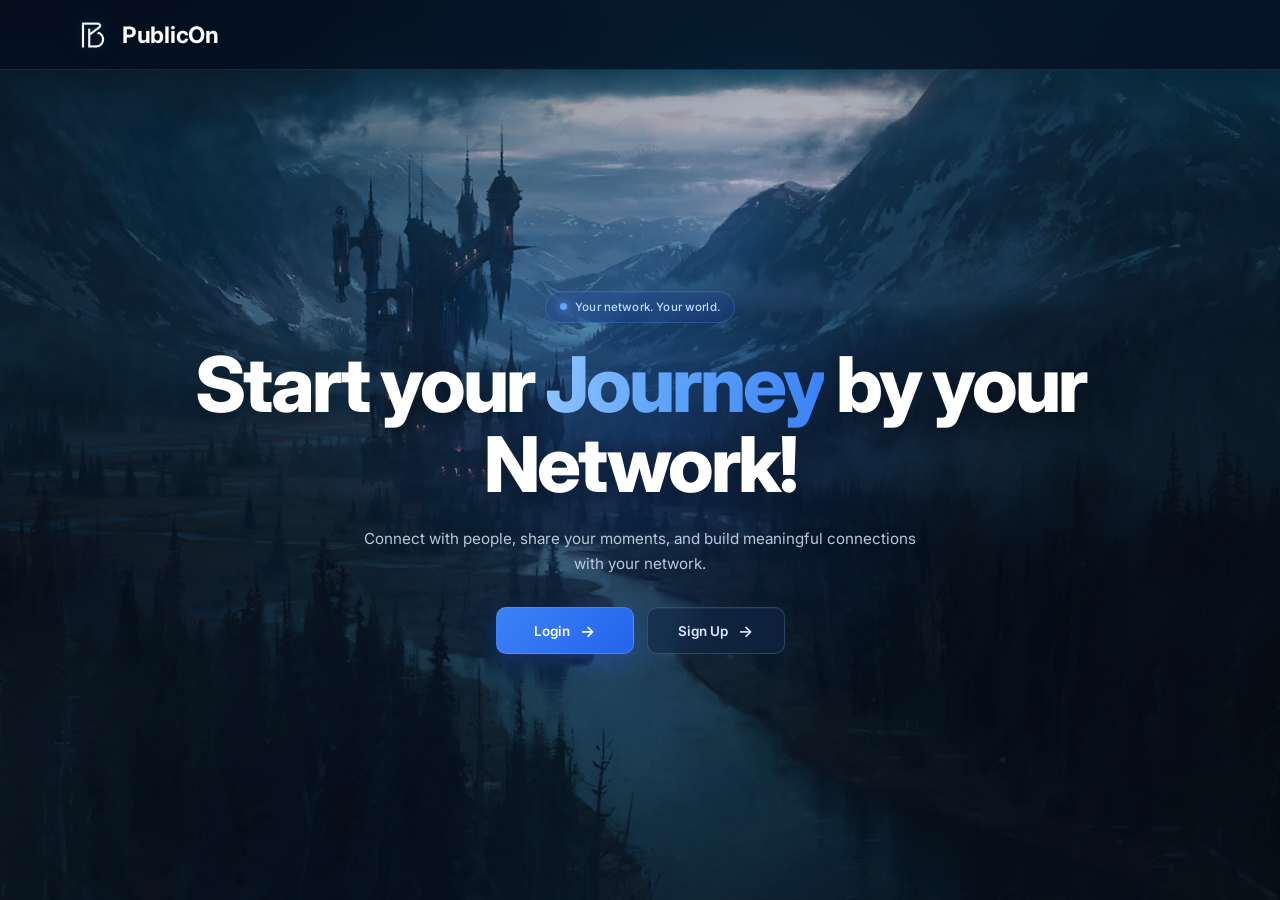
<file: src/main/webapp/index.html>
<!DOCTYPE html>
<html lang="en">
<head>
    <meta charset="UTF-8">
    <meta name="viewport" content="width=device-width, initial-scale=1.0">
    <title>PublicOn | Connect Your World</title>
    
    <link href="https://fonts.googleapis.com/css2?family=Inter:wght@300;400;500;600;700;800&display=swap" rel="stylesheet">
    <link rel="stylesheet" href="CSS/index.css">
</head>

<body>
    <nav class="navbar">
        <div class="logo-area">
            <img src="Images/PB.png" alt="PublicOn Logo">
            <h1>PublicOn</h1>
        </div>
    </nav>

    <main class="hero">
        <div class="hero-content">

            <div class="hero-badge">
                <span class="badge-dot"></span>
                Your network. Your world.
            </div>

            <h2>
                Start your
                <span>Journey</span>
                by your Network!
            </h2>

            <p class="hero-description">
                Connect with people, share your moments, and build
                meaningful connections with your network.
            </p>

            <div class="auth-buttons">
                <a href="UserAuthPages/login.html" class="auth-btn login-btn">
                    Login
                    <span class="arrow">→</span>
                </a>

                <a href="UserAuthPages/signup.html" class="auth-btn signup-btn">
                    Sign Up
                    <span class="arrow">→</span>
                </a>
            </div>

        </div>
    </main>
</body>


<script>
    function loadData() {
        fetch('${pageContext.request.contextPath}/your-servlet-endpoint', {
            method: 'GET',
            headers: {
                // This forces ngrok to skip the warning page
                'ngrok-skip-browser-warning': 'true' 
            }
        })
        .then(response => response.json())
        .then(data => {
            console.log("Data loaded:", data);
        });
    }
</script>

</html>
</file>
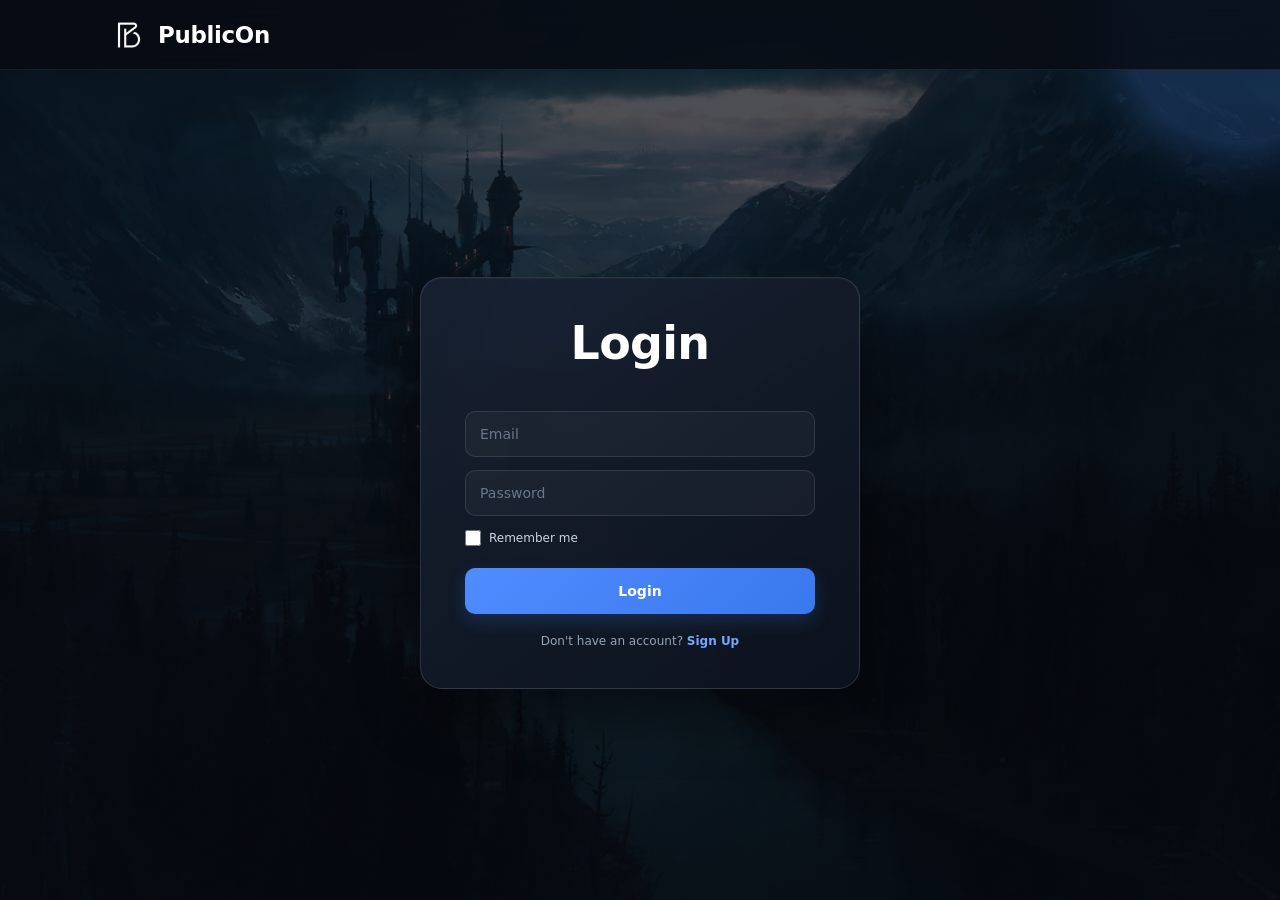
<file: src/main/webapp/UserAuthPages/login.html>
<!DOCTYPE html>
<html lang="en">

<head>
    <link rel="stylesheet" href="../CSS/login.css">
    <meta charset="UTF-8">
    <meta name="viewport" content="width=device-width, initial-scale=1.0">
    <title>Web App</title>
</head>

<body>

    <nav id="nav" class="navbar">
        <div class="logo-area">
            <img src="../Images/PB.png" width="80">
            <h1>PublicOn</h1>
        </div>
    </nav>


    <form action="../LoginServlet" method="post">
        <div class="form" id="FRM">

            <div class="form-area" id="formArea">

                <div class="login-form" id="LoginForm">
                    <h1>Login</h1>

                    <div class="login-input-holder">
                        <input type="email" class="email-input" id="LogiEmailINP" name="emailIn" placeholder="Email" required/><br>
                        <input type="password" class="password-input" id="LoginPassINP" name="passIn" placeholder="Password " required/>
                    </div>
                    <div class="login-checkbox-holder">
                        <label class="checkbox-row">
                            <input type="checkbox">
                            <span>Remember me</span>
                        </label>
                    </div>
                    
                    <button type="submit" class="login-btn" id="LoginBTN">Login</button>

                    <h2>Don't have an account? <a href="signup.html">Sign Up</a></h2>
                </div>
                
            </div>
            
        </div>
    </form>

</body>

<script src="../JS/login.js"></script>

</html>
</file>
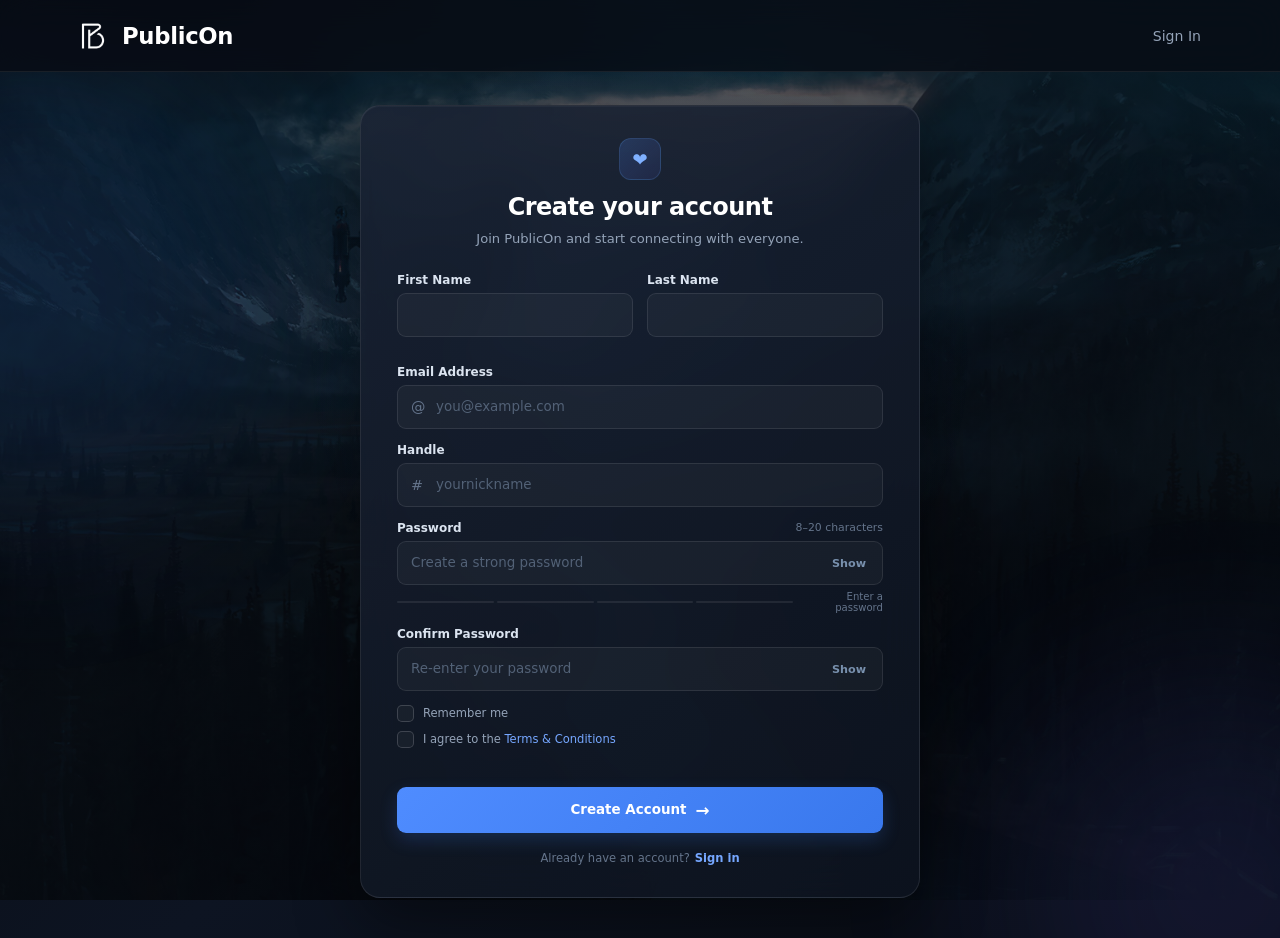
<file: src/main/webapp/UserAuthPages/signup.html>
<!DOCTYPE html>

<html lang="en">

<head>
    <link rel="stylesheet" href="../CSS/signup.css"/>
    <meta charset="UTF-8">
    <meta name="viewport" content="width=device-width, initial-scale=1.0">

<title>Sign Up | PublicOn</title>

<link rel="preconnect" href="https://fonts.googleapis.com">
<link rel="preconnect" href="https://fonts.gstatic.com" crossorigin>

</head>

<body>

<!-- Background decoration -->
<div class="background-glow glow-one"></div>
<div class="background-glow glow-two"></div>

<!-- Navigation -->
<nav class="navbar">

    <a href="../index.html" class="logo-area">
        <img src="../Images/PB.png" alt="PublicOn Logo">
        <span>PublicOn</span>
    </a>

    <a href="login.html" class="nav-login">
        Sign In
    </a>

</nav>


<!-- Main -->
<main class="page-wrapper">

    <section class="signup-card">
        <!-- Header -->
        <header class="form-header">

            <div class="welcome-icon">
                <span>❤︎</span>
            </div>

            <h1>Create your account</h1>

            <p>
                Join PublicOn and start connecting with everyone.
            </p>

        </header>


        <!-- Form -->
        <form
            action="../SignupServlet"
            method="post"
            id="SignupForm"
            novalidate>

            <!-- Name -->
            <div class="name-row">

                <div class="input-field">

                    <label for="fnInput">
                        First Name
                    </label>

                    <div class="input-wrapper">

                        <input
                            type="text"
                            id="fnInput"
                            name="FnIn"
                            autocomplete="given-name"
                            required
                        >

                    </div>

                </div>


                <div class="input-field">

                    <label for="lnInput">
                        Last Name
                    </label>

                    <div class="input-wrapper">

                        <input
                            type="text"
                            id="lnInput"
                            name="LnIn"
                            autocomplete="family-name"
                            required
                        >

                    </div>

                </div>

            </div>


            <!-- Email -->
            <div class="input-field">

                <label for="SignupEmailINP">
                    Email Address
                </label>

                <div class="input-wrapper">

                    <span class="input-icon">
                        @
                    </span>

                    <input
                        type="email"
                        id="SignupEmailINP"
                        name="SEmailIn"
                        autocomplete="email"
                        placeholder="you@example.com"
                        required
                    >

                </div>

            </div>
            
            <div class="input-field">

                <label for="SignupHandleINP">
                    Handle
                </label>

                <div class="input-wrapper">

                    <span class="input-icon">
                        #
                    </span>

                    <input
                        type="text"
                        id="SignupHandleINP"
                        name="SHandleIn"
                        placeholder="yournickname"
                        required
                    >

                </div>
                <!-- Red Error Message Container -->
                <span id="handleError" style="color: #ff4d4d; font-size: 12px; margin-top: 5px; display: none;"></span>

            </div>


            <!-- Password -->
            <div class="input-field">

                <div class="label-row">

                    <label for="SignupPassINP">
                        Password
                    </label>

                    <span class="password-hint">
                        8–20 characters
                    </span>

                </div>

                <div class="input-wrapper">

                    <input
                        type="password"
                        id="SignupPassINP"
                        name="SPassIn"
                        autocomplete="new-password"
                        placeholder="Create a strong password"
                        minlength="8"
                        maxlength="20"
                        required
                    >

                    <button
                        type="button"
                        class="password-toggle"
                        id="togglePassword"
                        aria-label="Show password"
                    >
                        Show
                    </button>

                </div>

                <div class="password-strength">

                    <div class="strength-bar">
                        <span></span>
                        <span></span>
                        <span></span>
                        <span></span>
                    </div>

                    <span id="strengthText">
                        Enter a password
                    </span>

                </div>

            </div>


            <!-- Confirm Password -->
            <div class="input-field">

                <label for="CSignupPassINP">
                    Confirm Password
                </label>

                <div class="input-wrapper">

                    <input
                        type="password"
                        id="CSignupPassINP"
                        name="SCPassIn"
                        autocomplete="new-password"
                        placeholder="Re-enter your password"
                        required
                    >

                    <button
                        type="button"
                        class="password-toggle"
                        id="toggleConfirmPassword"
                        aria-label="Show password"
                    >
                        Show
                    </button>

                </div>

            </div>


            <!-- Options -->
            <div class="form-options">

                <label class="check-control">

                    <input
                        type="checkbox"
                        name="remember"
                    >

                    <span class="custom-check"></span>

                    <span class="check-text">
                        Remember me
                    </span>

                </label>


                <label class="check-control">

                    <input
                        type="checkbox"
                        id="terms"
                        name="terms"
                        required
                    >

                    <span class="custom-check"></span>

                    <span class="check-text">
                        I agree to the
                        <a href="#">Terms & Conditions</a>
                    </span>

                </label>

            </div>


            <!-- Error -->
            <div
                id="passwordError"
                class="error-text"
                role="alert"
                aria-live="polite"
            ></div>


            <!-- Submit -->
            <button
                type="submit"
                id="SignupBTN"
                class="submit-btn"
            >

                <span>Create Account</span>

                <span class="button-arrow">
                    →
                </span>

            </button>


            <!-- Footer -->
            <div class="form-footer">

                <span>Already have an account?</span>

                <a href="login.html">
                    Sign in
                </a>

            </div>

        </form>

    </section>

</main>

<script src="../JS/signup.js"></script>

</body>

<script> 

// Check if the URL contains an error parameter from the servlet redirection
    window.addEventListener('DOMContentLoaded', () => {
        const urlParams = new URLSearchParams(window.location.search);
        if (urlParams.get('error') === 'taken') {
            const errorSpan = document.getElementById('handleError');
            const handleInput = document.getElementById('SignupHandleINP');
            
            // Display the message
            errorSpan.innerText = "This handle or email is already taken. Please choose another.";
            errorSpan.style.display = "block";
            
            // Optional: Give the input a red border to draw attention
            if (handleInput) {
                handleInput.style.borderColor = "#ff4d4d";
            }
        }
    });

</script>

</html>
</file>
<file: src/main/webapp/CSS/index.css>
* {
    margin: 0;
    padding: 0;
    box-sizing: border-box;
}

:root {
    --blue: #3b82f6;
    --blue-bright: #60a5fa;
    --blue-soft: #93c5fd;
    --white: #ffffff;
    --text: #dbeafe;
    --muted: #a8bad3;
}

html,
body {
    width: 100%;
    height: 100%;
    overflow: hidden;
}

body {
    min-height: 100vh;

    font-family:
        "Inter",
        system-ui,
        -apple-system,
        BlinkMacSystemFont,
        "Segoe UI",
        sans-serif;

    color: var(--white);

    background:
        linear-gradient(
            115deg,
            rgba(3, 10, 24, 0.52),
            rgba(8, 28, 62, 0.34),
            rgba(3, 10, 24, 0.58)
        ),
        url("../Images/bg.jpg");

    background-size: cover;
    background-position: center;
    background-repeat: no-repeat;
    background-attachment: fixed;

    position: relative;
}

body::before {
    content: "";

    position: fixed;
    width: 650px;
    height: 650px;

    left: 50%;
    top: 48%;

    transform: translate(-50%, -50%);

    background:
        radial-gradient(
            circle,
            rgba(37, 99, 235, 0.20) 0%,
            rgba(37, 99, 235, 0.08) 35%,
            transparent 70%
        );

    pointer-events: none;
}

.navbar {
    width: 100%;
    height: 70px;

    padding: 0 5%;

    display: flex;
    align-items: center;

    position: fixed;
    top: 0;
    left: 0;

    z-index: 100;

    background:
        rgba(3, 12, 28, 0.72);

    border-bottom:
        1px solid rgba(147, 197, 253, 0.13);

    box-shadow:
        0 8px 30px rgba(0, 0, 0, 0.15);

    backdrop-filter: blur(18px);
    -webkit-backdrop-filter: blur(18px);
}

.logo-area {
    display: flex;
    align-items: center;

    gap: 0px;
}

.logo-area img {
    width: 58px;
    height: 58px;

    object-fit: contain;

    filter:
        drop-shadow(
            0 0 10px
            rgba(59, 130, 246, 0.30)
        );
}

.logo-area h1 {
    color: #ffffff;

    font-size: 1.42rem;

    font-weight: 700;

    letter-spacing: -0.3px;
}

.hero {
    width: 100%;
    height: 100vh;

    padding:
        70px 25px 25px;

    display: flex;
    align-items: center;
    justify-content: center;

    position: relative;
    z-index: 2;
}

.hero-content {
    width: 100%;
    max-width: 900px;

    display: flex;
    flex-direction: column;
    align-items: center;

    text-align: center;

    animation:
        heroAppear 0.7s ease both;
}

@keyframes heroAppear {
    from {
        opacity: 0;
        transform: translateY(18px);
    }

    to {
        opacity: 1;
        transform: translateY(0);
    }
}


.hero-badge {
    display: inline-flex;

    align-items: center;
    gap: 8px;

    margin-bottom: 22px;

    padding: 8px 14px;

    border:
        1px solid
        rgba(96, 165, 250, 0.25);

    border-radius: 999px;

    background:
        rgba(30, 64, 175, 0.18);

    color: #bfdbfe;

    font-size: 0.72rem;
    font-weight: 500;

    letter-spacing: 0.15px;

    box-shadow:
        inset 0 1px 0
        rgba(255, 255, 255, 0.05);

    backdrop-filter: blur(10px);
}

.badge-dot {
    width: 7px;
    height: 7px;

    border-radius: 50%;

    background:
        #60a5fa;

    box-shadow:
        0 0 10px
        rgba(96, 165, 250, 0.9);
}


.hero-content h2 {
    max-width: 900px;

    color: #ffffff;

    font-size:
        clamp(2.8rem, 6vw, 5.25rem);

    line-height: 1.04;

    font-weight: 800;

    letter-spacing: -3px;

    text-shadow:
        0 4px 25px
        rgba(0, 0, 0, 0.35);
}

.hero-content h2 span {
    color: transparent;

    background:
        linear-gradient(
            100deg,
            #93c5fd 0%,
            #60a5fa 42%,
            #3b82f6 100%
        );

    background-clip: text;
    -webkit-background-clip: text;

    text-shadow: none;
}


.hero-description {
    max-width: 570px;

    margin-top: 21px;

    color: #b8c8dd;

    font-size: 0.95rem;

    line-height: 1.7;

    font-weight: 400;

    text-shadow:
        0 2px 12px
        rgba(0, 0, 0, 0.35);
}


.auth-buttons {
    display: flex;

    align-items: center;
    justify-content: center;

    gap: 13px;

    margin-top: 30px;
}

.auth-btn {
    min-width: 138px;
    height: 47px;

    padding: 0 20px;

    display: flex;
    align-items: center;
    justify-content: center;

    gap: 10px;

    border-radius: 10px;

    font-family: inherit;

    font-size: 0.84rem;
    font-weight: 600;

    text-decoration: none;

    transition:
        transform 0.2s ease,
        background 0.2s ease,
        border-color 0.2s ease,
        box-shadow 0.2s ease;
}


.login-btn {
    color: #ffffff;

    background:
        linear-gradient(
            135deg,
            #3b82f6,
            #2563eb
        );

    border:
        1px solid
        rgba(147, 197, 253, 0.25);

    box-shadow:
        0 8px 25px
        rgba(37, 99, 235, 0.32);
}

.login-btn:hover {
    transform: translateY(-2px);

    background:
        linear-gradient(
            135deg,
            #60a5fa,
            #3b82f6
        );

    box-shadow:
        0 13px 32px
        rgba(37, 99, 235, 0.45);
}

.signup-btn {
    color: #dbeafe;

    background:
        rgba(15, 38, 72, 0.52);

    border:
        1px solid
        rgba(147, 197, 253, 0.22);

    box-shadow:
        inset 0 1px 0
        rgba(255, 255, 255, 0.04);

    backdrop-filter: blur(12px);
}

.signup-btn:hover {
    transform: translateY(-2px);

    background:
        rgba(30, 64, 120, 0.65);

    border-color:
        rgba(147, 197, 253, 0.40);

    box-shadow:
        0 10px 28px
        rgba(15, 23, 42, 0.35);
}


.arrow {
    font-size: 1rem;

    transition:
        transform 0.2s ease;
}

.auth-btn:hover .arrow {
    transform: translateX(3px);
}


/* =========================================================
   TABLET
   ========================================================= */

@media (max-width: 700px) {

    .navbar {
        height: 64px;
        padding: 0 20px;
    }

    .logo-area img {
        width: 34px;
        height: 34px;
    }

    .logo-area h1 {
        font-size: 1rem;
    }

    .hero {
        padding:
            64px 22px 20px;
    }

    .hero-content h2 {
        font-size:
            clamp(2.5rem, 8vw, 4rem);

        letter-spacing: -2px;
    }

    .hero-description {
        max-width: 520px;
        margin-top: 18px;
        font-size: 0.88rem;
    }

    .auth-buttons {
        margin-top: 26px;
    }
}


/* =========================================================
   PHONE
   ========================================================= */

@media (max-width: 480px) {

    .navbar {
        height: 62px;
    }

    .hero {
        padding:
            62px 18px 18px;
    }

    .hero-badge {
        padding: 6px 11px;
        font-size: 0.66rem;
        margin-bottom: 17px;
    }

    .hero-content h2 {
        font-size:
            clamp(2.25rem, 12vw, 3.2rem);

        line-height: 1.04;

        letter-spacing: -1.8px;
    }

    .hero-description {
        margin-top: 17px;

        font-size: 0.82rem;
        line-height: 1.6;
    }

    .auth-buttons {
        width: 100%;
        margin-top: 25px;
        gap: 10px;
    }

    .auth-btn {
        min-width: 0;
        width: 50%;
        height: 44px;
        font-size: 0.8rem;
    }
}


/* =========================================================
   VERY SMALL PHONES
   ========================================================= */

@media (max-width: 350px) {

    .hero-content h2 {
        font-size: 2.05rem;
        letter-spacing: -1.4px;
    }

    .hero-description {
        font-size: 0.78rem;
    }

    .auth-buttons {
        flex-direction: column;
        width: 100%;
    }

    .auth-btn {
        width: 100%;
    }
}


/* =========================================================
   REDUCED MOTION
   ========================================================= */

@media (prefers-reduced-motion: reduce) {

    *,
    *::before,
    *::after {
        animation-duration: 0.01ms !important;
        animation-iteration-count: 1 !important;
        transition-duration: 0.01ms !important;
        scroll-behavior: auto !important;
    }
}
</file>
<file: src/main/webapp/CSS/login.css>
* {
    margin: 0;
    padding: 0;
    box-sizing: border-box;
}

:root {
    --blue: #4f8cff;
    --blue-hover: #3978ed;
    --white: #ffffff;
    --text: #cbd5e1;
    --muted: #94a3b8;
    --border: rgba(255, 255, 255, 0.12);
}

html,
body {
    width: 100%;
    min-height: 100%;
}

body {
    min-height: 100vh;

    font-family:
        "Inter",
        system-ui,
        -apple-system,
        BlinkMacSystemFont,
        "Segoe UI",
        sans-serif;

    color: var(--white);

    background:
        linear-gradient(
            rgba(5, 8, 15, 0.70),
            rgba(5, 8, 15, 0.80)
        ),
        url("../Images/bg.jpg");

    background-size: cover;
    background-position: center;
    background-repeat: no-repeat;
    background-attachment: fixed;

    overflow-x: hidden;
}


/* =========================
   NAVBAR
   ========================= */

.navbar {
    width: 100%;
    height: 70px;

    padding: 0 40px;

    display: flex;
    align-items: center;

    position: fixed;
    top: 0;
    left: 0;

    z-index: 100;

    background: rgba(8, 11, 18, 0.78);

    border-bottom:
        1px solid rgba(255, 255, 255, 0.08);

    backdrop-filter: blur(18px);
    -webkit-backdrop-filter: blur(18px);
}

.navbar .logo-area {
    display: flex;
    align-items: center;
    gap: 0px;
    color: white;
    text-decoration: none;
    margin-left: 60px;
}

.navbar .logo-area img {
    width: 58px;
    height: 58px;

    object-fit: contain;
}

.navbar .logo-area h1 {
    color: white;

    font-size: 1.43rem;
    font-weight: 700;

    letter-spacing: -0.3px;
}


/* =========================
   MAIN FORM
   ========================= */

.form {
    width: 100%;
    min-height: 100vh;

    padding: 100px 20px 35px;

    display: flex;
    align-items: center;
    justify-content: center;
}


/* =========================
   GLASS CARD
   ========================= */

.form > .form-area {
    width: 100%;
    max-width: 440px;

    padding: 38px 40px;

    display: flex;
    align-items: center;
    justify-content: center;

    border-radius: 22px;

    background:
        linear-gradient(
            145deg,
            rgba(25, 34, 51, 0.90),
            rgba(13, 19, 31, 0.90)
        );

    border:
        1px solid var(--border);

    box-shadow:
        0 25px 60px rgba(0, 0, 0, 0.45),
        inset 0 1px 0 rgba(255, 255, 255, 0.035);

    backdrop-filter: blur(22px);
    -webkit-backdrop-filter: blur(22px);
}


/* =========================
   LOGIN FORM
   ========================= */

#LoginForm {
    width: 100%;
    max-width: 350px;

    display: flex;
    flex-direction: column;

    align-items: stretch;
    justify-content: flex-start;

    transform: none;

    border-radius: 0;
}


/* =========================
   LOGIN TITLE
   ========================= */

#LoginForm > h1 {
    width: 100%;
    height: 80px;

    margin: 0;

    color: white;

    font-size: 46px;
    line-height: 1.2;

    font-weight: 700;

    text-align: center;

    letter-spacing: -0.7px;
}


/* =========================
   INPUT HOLDER
   ========================= */

.login-input-holder {
    width: 100%;
    height: auto;

    margin-top: 15px;

    display: flex;
    flex-direction: column;

    align-items: stretch;
    justify-content: flex-start;

    gap: 13px;
}


/* Remove the <br> from the original HTML */

.login-input-holder br {
    display: none;
}


/* =========================
   INPUTS
   ========================= */

.login-input-holder > input {
    width: 100%;
    height: 46px;

    display: block;

    padding: 0 14px;

    border:
        1px solid rgba(255, 255, 255, 0.11);

    border-radius: 10px;

    outline: none;

    background:
        rgba(255, 255, 255, 0.035);

    color: white;

    font-family: inherit;

    font-size: 14px;

    transition:
        border-color 0.2s ease,
        background 0.2s ease,
        box-shadow 0.2s ease;
}

.login-input-holder > input::placeholder {
    color: #68778c;
}

.login-input-holder > input:hover {
    border-color:
        rgba(255, 255, 255, 0.20);
}

.login-input-holder > input:focus {
    border-color:
        rgba(79, 140, 255, 0.75);

    background:
        rgba(79, 140, 255, 0.045);

    box-shadow:
        0 0 0 3px
        rgba(79, 140, 255, 0.10);
}


/* =========================
   REMEMBER ME
   ========================= */

.login-checkbox-holder {
    width: 100%;

    margin-top: 14px;

    display: flex;
    align-items: center;

    transform: none;
}

.login-checkbox-holder > .checkbox-row {
    display: flex;
    align-items: center;

    gap: 8px;

    transform: none;

    cursor: pointer;
}

.login-checkbox-holder input[type="checkbox"] {
    width: 16px;
    height: 16px;

    margin: 0;

    accent-color: var(--blue);

    cursor: pointer;
}

.login-checkbox-holder span {
    color: var(--text);

    font-size: 12px;
    line-height: 16px;
}


/* =========================
   LOGIN BUTTON
   ========================= */

#LoginForm > .login-btn {
    width: 100%;
    height: 46px;

    margin-top: 22px;

    transform: none;

    border: none;
    border-radius: 10px;

    background:
        linear-gradient(
            135deg,
            var(--blue),
            var(--blue-hover)
        );

    color: white;

    font-family: inherit;

    font-size: 14px;
    font-weight: 600;

    cursor: pointer;

    box-shadow:
        0 7px 18px
        rgba(59, 130, 246, 0.20);

    transition:
        transform 0.2s ease,
        box-shadow 0.2s ease,
        filter 0.2s ease;
}

#LoginForm > .login-btn:hover {
    transform: translateY(-1px);

    filter: brightness(1.07);

    box-shadow:
        0 11px 25px
        rgba(59, 130, 246, 0.28);
}

#LoginForm > .login-btn:active {
    transform: translateY(0);
}


/* =========================
   SIGN UP TEXT
   ========================= */

#LoginForm > h2 {
    width: 100%;

    margin: 18px 0 0;

    transform: none;

    color: var(--muted);

    font-size: 12px;
    line-height: 18px;

    font-weight: 400;

    text-align: center;
}

#LoginForm > h2 a {
    color: #76a7ff;

    font-weight: 600;

    text-decoration: none;

    transition: color 0.2s ease;
}

#LoginForm > h2 a:hover {
    color: #a8c8ff;

    text-decoration: underline;
}


/* =========================
   MOBILE
   ========================= */

@media (max-width: 600px) {

    .navbar {
        height: 64px;

        padding: 0 20px;
    }

    .navbar .logo-area img {
        width: 34px;
        height: 34px;
    }

    .navbar .logo-area h1 {
        font-size: 17px;
    }

    .form {
        padding:
            88px 16px 30px;

        align-items: flex-start;
    }

    .form > .form-area {
        max-width: 520px;

        padding:
            32px 28px;

        border-radius: 18px;
    }

    #LoginForm {
        max-width: 410px;
    }
}


/* =========================
   SMALL PHONE
   ========================= */

@media (max-width: 420px) {

    .form > .form-area {
        padding:
            28px 21px;
    }

    #LoginForm > h1 {
        font-size: 26px;
    }

    .login-input-holder {
        margin-top: 22px;

        gap: 12px;
    }

    .login-input-holder > input {
        height: 44px;
    }

    #LoginForm > .login-btn {
        height: 45px;

        margin-top: 20px;
    }
}


/* =========================
   REDUCED MOTION
   ========================= */

@media (prefers-reduced-motion: reduce) {

    *,
    *::before,
    *::after {
        animation-duration: 0.01ms !important;
        animation-iteration-count: 1 !important;
        transition-duration: 0.01ms !important;
        scroll-behavior: auto !important;
    }
}

#formArea { 
    animation: cardAppear 0.55s ease both; 
} 

@keyframes cardAppear { 
    from { 
        opacity: 0; 
        transform: translateY(18px) scale(0.985); 
    } to { 
        opacity: 1; 
        transform: translateY(0) scale(1);
    } 
}

body::after {
    content: "";
    position: fixed;

    width: 220px;
    height: 220px;

    top: -80px;
    right: -70px;

    border-radius: 50%;

    background: rgba(79, 140, 255, 0.18);

    box-shadow:
        0 0 60px rgba(79, 140, 255, 0.35),
        0 0 120px rgba(79, 140, 255, 0.15);

    pointer-events: none;
    z-index: 0;
}
</file>
<file: src/main/webapp/CSS/signup.css>
* {
    margin: 0;
    padding: 0;
    box-sizing: border-box;
}

:root {
    --background: #080b12;
    --card: rgba(17, 24, 39, 0.78);
    --border: rgba(255, 255, 255, 0.09);
    --border-hover: rgba(255, 255, 255, 0.18);
    --text-primary: #f8fafc;
    --text-secondary: #94a3b8;
    --text-muted: #64748b;
    --accent: #4f8cff;
    --accent-hover: #6aa0ff;
    --danger: #f87171;
    --radius: 18px;
}

html {
    scroll-behavior: smooth;
}

body {
    min-height: 100vh;
    font-family: "Inter", system-ui, -apple-system, BlinkMacSystemFont, "Segoe UI", sans-serif;
    color: var(--text-primary);
    background: linear-gradient(135deg, #080b12 0%, #0d1422 50%, #080b12 100%);
    position: relative;
    overflow-x: hidden;
}

body::before {
    content: "";
    position: fixed;
    inset: 0;
    background:
        linear-gradient(rgba(5, 8, 15, 0.68), rgba(5, 8, 15, 0.78)),
        url("../Images/bg.jpg");
    background-size: cover;
    background-position: center;
    background-repeat: no-repeat;
    z-index: -3;
}

body::after {
    content: "";
    position: fixed;
    inset: 0;
    background: radial-gradient(
        circle at 50% 40%,
        rgba(59, 130, 246, 0.09),
        transparent 40%
    );
    z-index: -2;
    pointer-events: none;
}

.background-glow {
    position: fixed;
    width: 420px;
    height: 420px;
    border-radius: 50%;
    filter: blur(100px);
    pointer-events: none;
    opacity: 0.12;
    z-index: -1;
}

.glow-one {
    top: 10%;
    left: -180px;
    background: #3b82f6;
}

.glow-two {
    bottom: -200px;
    right: -150px;
    background: #6366f1;
}

/* NAVBAR */

.navbar {
    height: 72px;
    width: 100%;
    padding: 0 5%;
    display: flex;
    align-items: center;
    justify-content: space-between;
    position: fixed;
    top: 0;
    left: 0;
    z-index: 100;
    background: rgba(8, 11, 18, 0.72);
    border-bottom: 1px solid rgba(255, 255, 255, 0.07);
    backdrop-filter: blur(18px);
    -webkit-backdrop-filter: blur(18px);
}

.logo-area {
    display: flex;
    align-items: center;
    gap: 0px;
    color: white;
    text-decoration: none;
}

.logo-area img {
    width: 58px;
    height: 58px;
    object-fit: contain;
}

.logo-area span {
    color: #ffffff;

    font-size: 1.42rem;

    font-weight: 700;

    letter-spacing: -0.3px;
}

.nav-login {
    color: var(--text-secondary);
    text-decoration: none;
    font-size: 0.88rem;
    font-weight: 500;
    padding: 9px 15px;
    border-radius: 9px;
    transition: color 0.2s ease, background 0.2s ease;
}

.nav-login:hover {
    color: white;
    background: rgba(255, 255, 255, 0.06);
}

/* PAGE */

.page-wrapper {
    min-height: 100vh;
    display: flex;
    align-items: center;
    justify-content: center;
    padding: 105px 20px 40px;
}

/* SIGNUP CARD */

.signup-card {
    width: 100%;
    max-width: 560px;
    padding: 32px 36px;
    background: linear-gradient(
        145deg,
        rgba(25, 34, 51, 0.88),
        rgba(13, 19, 31, 0.88)
    );
    border: 1px solid var(--border);
    border-radius: 20px;
    box-shadow:
        0 25px 65px rgba(0, 0, 0, 0.45),
        inset 0 1px 0 rgba(255, 255, 255, 0.035);
    backdrop-filter: blur(22px);
    -webkit-backdrop-filter: blur(22px);
    animation: cardAppear 0.55s ease both;
}

@keyframes cardAppear {
    from {
        opacity: 0;
        transform: translateY(18px) scale(0.985);
    }

    to {
        opacity: 1;
        transform: translateY(0) scale(1);
    }
}

/* FORM HEADER */

.form-header {
    text-align: center;
    margin-bottom: 24px;
}

.welcome-icon {
    width: 42px;
    height: 42px;
    margin: 0 auto 12px;
    display: flex;
    align-items: center;
    justify-content: center;
    border-radius: 12px;
    background: linear-gradient(
        135deg,
        rgba(79, 140, 255, 0.2),
        rgba(99, 102, 241, 0.1)
    );
    border: 1px solid rgba(96, 165, 250, 0.18);
    color: #7fb0ff;
    font-size: 1.15rem;
}

.form-header h1 {
    font-size: 1.5rem;
    line-height: 1.3;
    font-weight: 700;
    letter-spacing: -0.5px;
    color: #ffffff;
    margin-bottom: 6px;
}

.form-header p {
    color: var(--text-secondary);
    font-size: 0.82rem;
    line-height: 1.5;
}

/* NAME ROW */

.name-row {
    display: grid;
    grid-template-columns: 1fr 1fr;
    gap: 14px;
    margin-bottom: 14px;
}

/* INPUT FIELD */

.input-field {
    margin-bottom: 14px;
}

.input-field label {
    display: block;
    margin-bottom: 6px;
    color: #dbe4f0;
    font-size: 0.75rem;
    font-weight: 600;
}

.label-row {
    display: flex;
    align-items: center;
    justify-content: space-between;
    margin-bottom: 6px;
}

.label-row label {
    margin-bottom: 0;
}

.password-hint {
    color: var(--text-muted);
    font-size: 0.68rem;
}

/* INPUT WRAPPER */

.input-wrapper {
    position: relative;
}

.input-wrapper input {
    width: 100%;
    height: 44px;
    padding: 0 13px;
    border: 1px solid rgba(255, 255, 255, 0.095);
    border-radius: 9px;
    outline: none;
    background: rgba(255, 255, 255, 0.035);
    color: #ffffff;
    font-family: inherit;
    font-size: 0.84rem;
    transition:
        border-color 0.22s ease,
        background 0.22s ease,
        box-shadow 0.22s ease;
}

.input-wrapper input::placeholder {
    color: #526176;
}

.input-wrapper input:hover {
    border-color: var(--border-hover);
}

.input-wrapper input:focus {
    border-color: rgba(79, 140, 255, 0.75);
    background: rgba(79, 140, 255, 0.045);
    box-shadow: 0 0 0 3px rgba(79, 140, 255, 0.10);
}

/* EMAIL ICON */

.input-icon {
    position: absolute;
    left: 14px;
    top: 50%;
    transform: translateY(-50%);
    color: #64748b;
    font-size: 0.9rem;
    z-index: 2;
    pointer-events: none;
}

.input-icon + input {
    padding-left: 38px;
}

/* PASSWORD TOGGLE */

.password-toggle {
    position: absolute;
    right: 10px;
    top: 50%;
    transform: translateY(-50%);
    border: none;
    background: transparent;
    color: #7890ad;
    font-family: inherit;
    font-size: 0.7rem;
    font-weight: 600;
    cursor: pointer;
    padding: 7px;
    border-radius: 6px;
    transition: color 0.2s ease, background 0.2s ease;
}

.password-toggle:hover {
    color: #b8c8dc;
    background: rgba(255, 255, 255, 0.05);
}

.password-toggle ~ input {
    padding-right: 58px;
}

/* PASSWORD STRENGTH */

.password-strength {
    display: flex;
    align-items: center;
    gap: 8px;
    margin-top: 6px;
}

.strength-bar {
    flex: 1;
    display: flex;
    gap: 3px;
}

.strength-bar span {
    height: 2px;
    flex: 1;
    border-radius: 5px;
    background: rgba(255, 255, 255, 0.08);
    transition: background 0.25s ease;
}

.strength-bar span.weak {
    background: #ef4444;
}

.strength-bar span.medium {
    background: #f59e0b;
}

.strength-bar span.strong {
    background: #22c55e;
}

#strengthText {
    width: 82px;
    color: var(--text-muted);
    font-size: 0.63rem;
    text-align: right;
}

/* CHECKBOXES */

.form-options {
    display: flex;
    flex-direction: column;
    gap: 9px;
    margin: 1px 0 14px;
}

.check-control {
    display: flex;
    align-items: center;
    gap: 9px;
    cursor: pointer;
    user-select: none;
}

.check-control input {
    position: absolute;
    opacity: 0;
    pointer-events: none;
}

.custom-check {
    width: 17px;
    height: 17px;
    flex-shrink: 0;
    border: 1px solid rgba(255, 255, 255, 0.17);
    border-radius: 5px;
    background: rgba(255, 255, 255, 0.035);
    transition: all 0.2s ease;
    position: relative;
}

.check-control input:checked + .custom-check {
    background: var(--accent);
    border-color: var(--accent);
}

.check-control input:checked + .custom-check::after {
    content: "";
    position: absolute;
    width: 4px;
    height: 8px;
    left: 5px;
    top: 2px;
    border: solid white;
    border-width: 0 2px 2px 0;
    transform: rotate(45deg);
}

.check-control input:focus-visible + .custom-check {
    box-shadow: 0 0 0 3px rgba(79, 140, 255, 0.15);
}

.check-text {
    color: #94a3b8;
    font-size: 0.72rem;
    line-height: 1.4;
}

.check-text a {
    color: #76a7ff;
    text-decoration: none;
    font-weight: 500;
}

.check-text a:hover {
    color: #9bc0ff;
    text-decoration: underline;
}

/* ERROR */

.error-text {
    min-height: 18px;
    margin-bottom: 7px;
    color: var(--danger);
    text-align: center;
    font-size: 0.72rem;
    line-height: 1.4;
}

/* SUBMIT BUTTON */

.submit-btn {
    width: 100%;
    height: 46px;
    display: flex;
    align-items: center;
    justify-content: center;
    gap: 9px;
    border: none;
    border-radius: 9px;
    background: linear-gradient(135deg, #4f8cff, #3978ed);
    color: white;
    font-family: inherit;
    font-size: 0.84rem;
    font-weight: 600;
    cursor: pointer;
    box-shadow: 0 7px 18px rgba(59, 130, 246, 0.20);
    transition:
        transform 0.2s ease,
        box-shadow 0.2s ease,
        filter 0.2s ease;
}

.submit-btn:hover {
    transform: translateY(-1px);
    filter: brightness(1.07);
    box-shadow: 0 12px 28px rgba(59, 130, 246, 0.27);
}

.submit-btn:active {
    transform: translateY(0);
}

.button-arrow {
    font-size: 1.05rem;
    transition: transform 0.2s ease;
}

.submit-btn:hover .button-arrow {
    transform: translateX(3px);
}

/* FOOTER */

.form-footer {
    display: flex;
    justify-content: center;
    align-items: center;
    gap: 5px;
    margin-top: 18px;
    color: var(--text-muted);
    font-size: 0.72rem;
}

.form-footer a {
    color: #76a7ff;
    font-weight: 600;
    text-decoration: none;
    transition: color 0.2s ease;
}

.form-footer a:hover {
    color: #a8c8ff;
}

/* TABLET / MOBILE */

@media (max-width: 600px) {
    .navbar {
        height: 64px;
        padding: 0 20px;
    }

    .logo-area img {
        width: 34px;
        height: 34px;
    }

    .logo-area span {
        font-size: 1rem;
    }

    .nav-login {
        font-size: 0.8rem;
    }

    .page-wrapper {
        padding: 88px 16px 30px;
        align-items: flex-start;
    }

    .signup-card {
        max-width: 520px;
        padding: 28px 26px;
        border-radius: 18px;
    }

    .name-row {
        grid-template-columns: 1fr 1fr;
        gap: 12px;
    }
}

/* SMALL PHONES */

@media (max-width: 480px) {
    .signup-card {
        padding: 26px 20px;
    }

    .name-row {
        grid-template-columns: 1fr;
        gap: 0;
    }

    .form-header h1 {
        font-size: 1.4rem;
    }
}

/* VERY SMALL PHONES */

@media (max-width: 380px) {
    .signup-card {
        padding: 24px 17px;
    }

    .form-footer {
        flex-direction: column;
        gap: 3px;
    }
}

/* REDUCED MOTION */

@media (prefers-reduced-motion: reduce) {
    *,
    *::before,
    *::after {
        animation-duration: 0.01ms !important;
        animation-iteration-count: 1 !important;
        transition-duration: 0.01ms !important;
        scroll-behavior: auto !important;
    }
}
</file>
